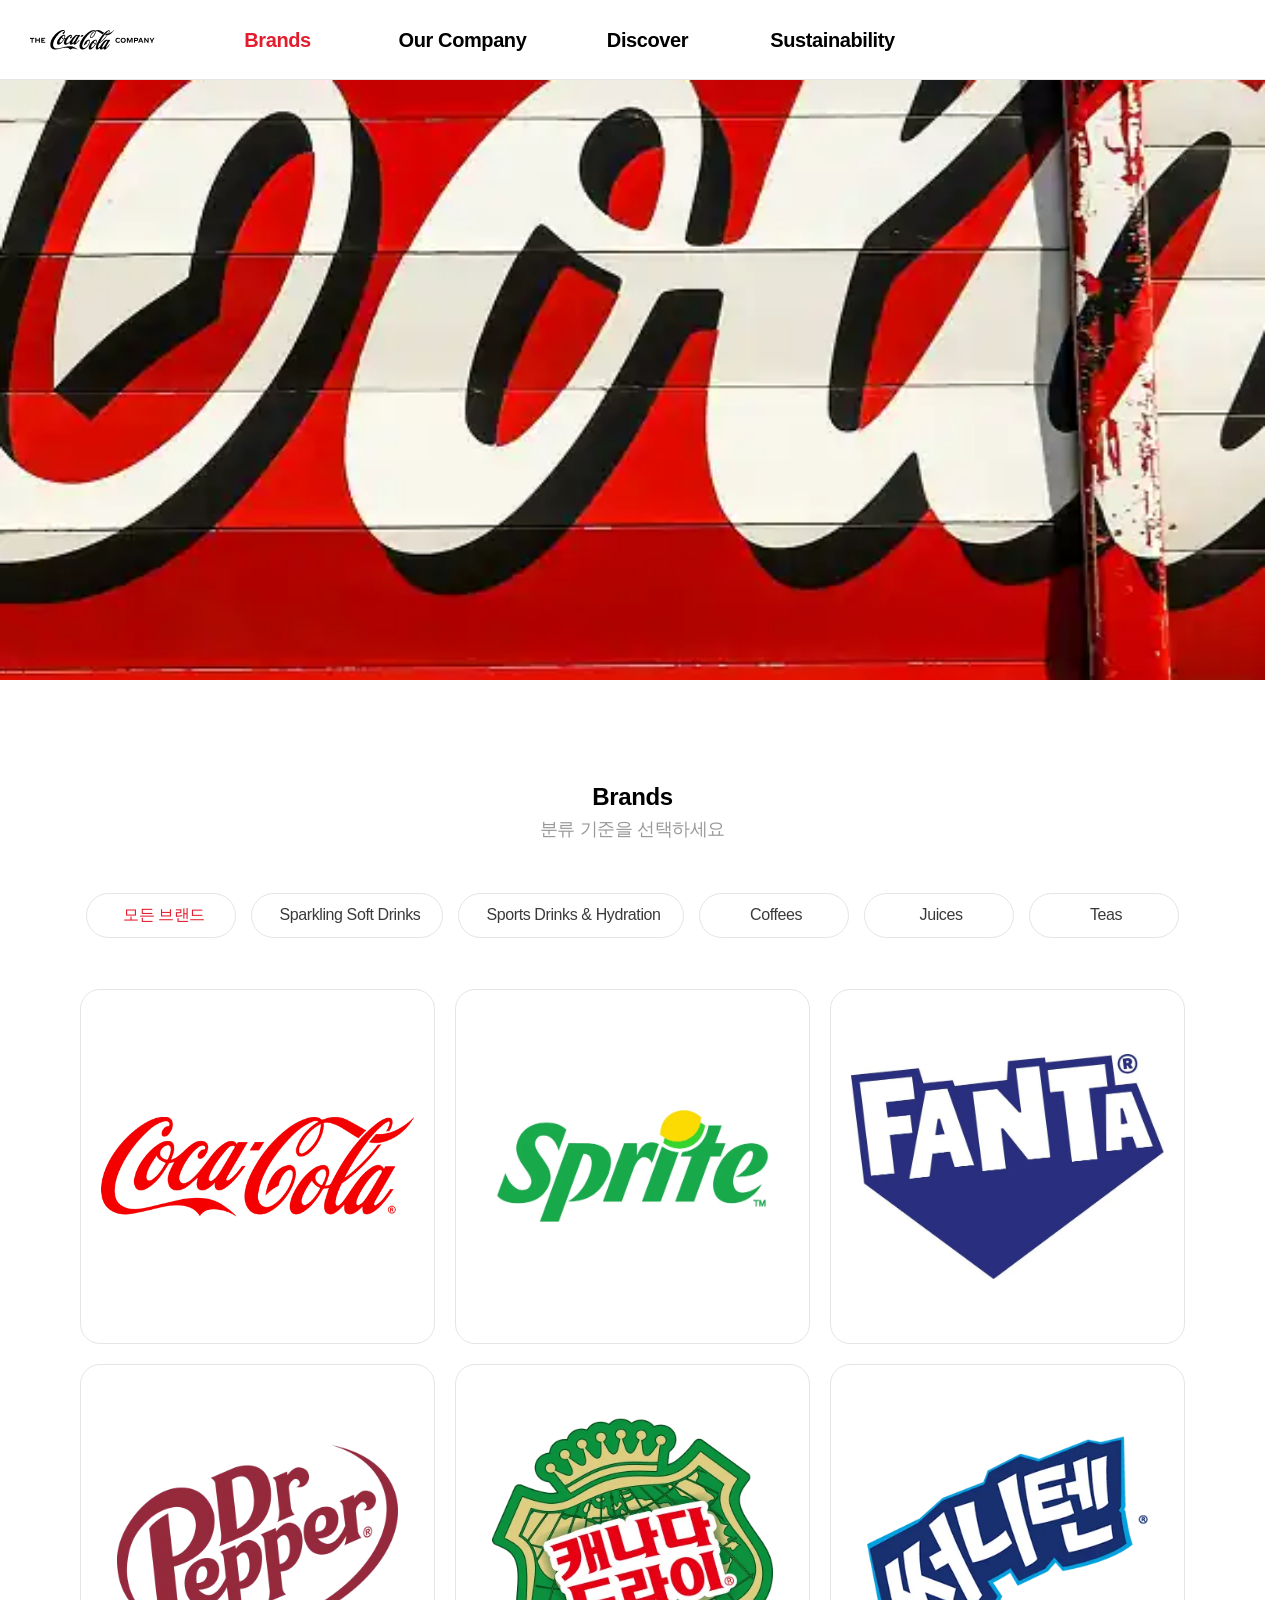
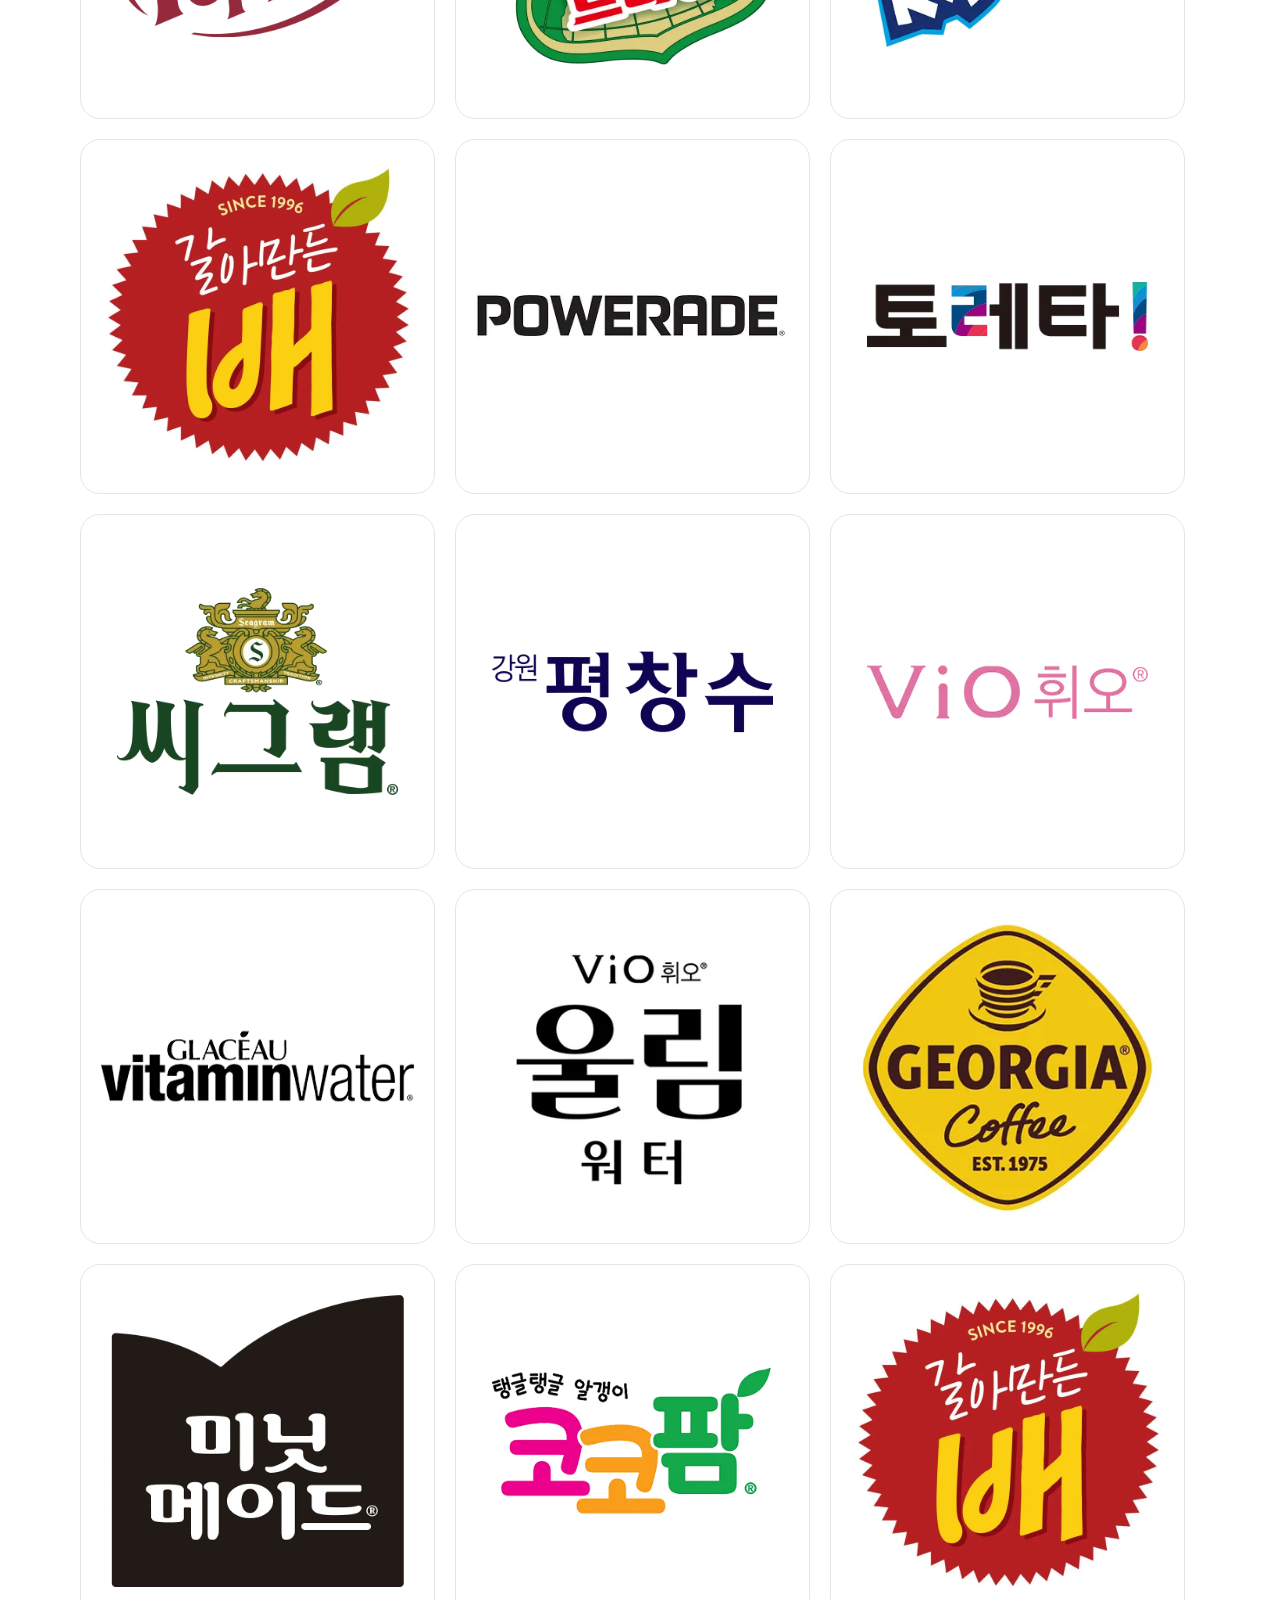
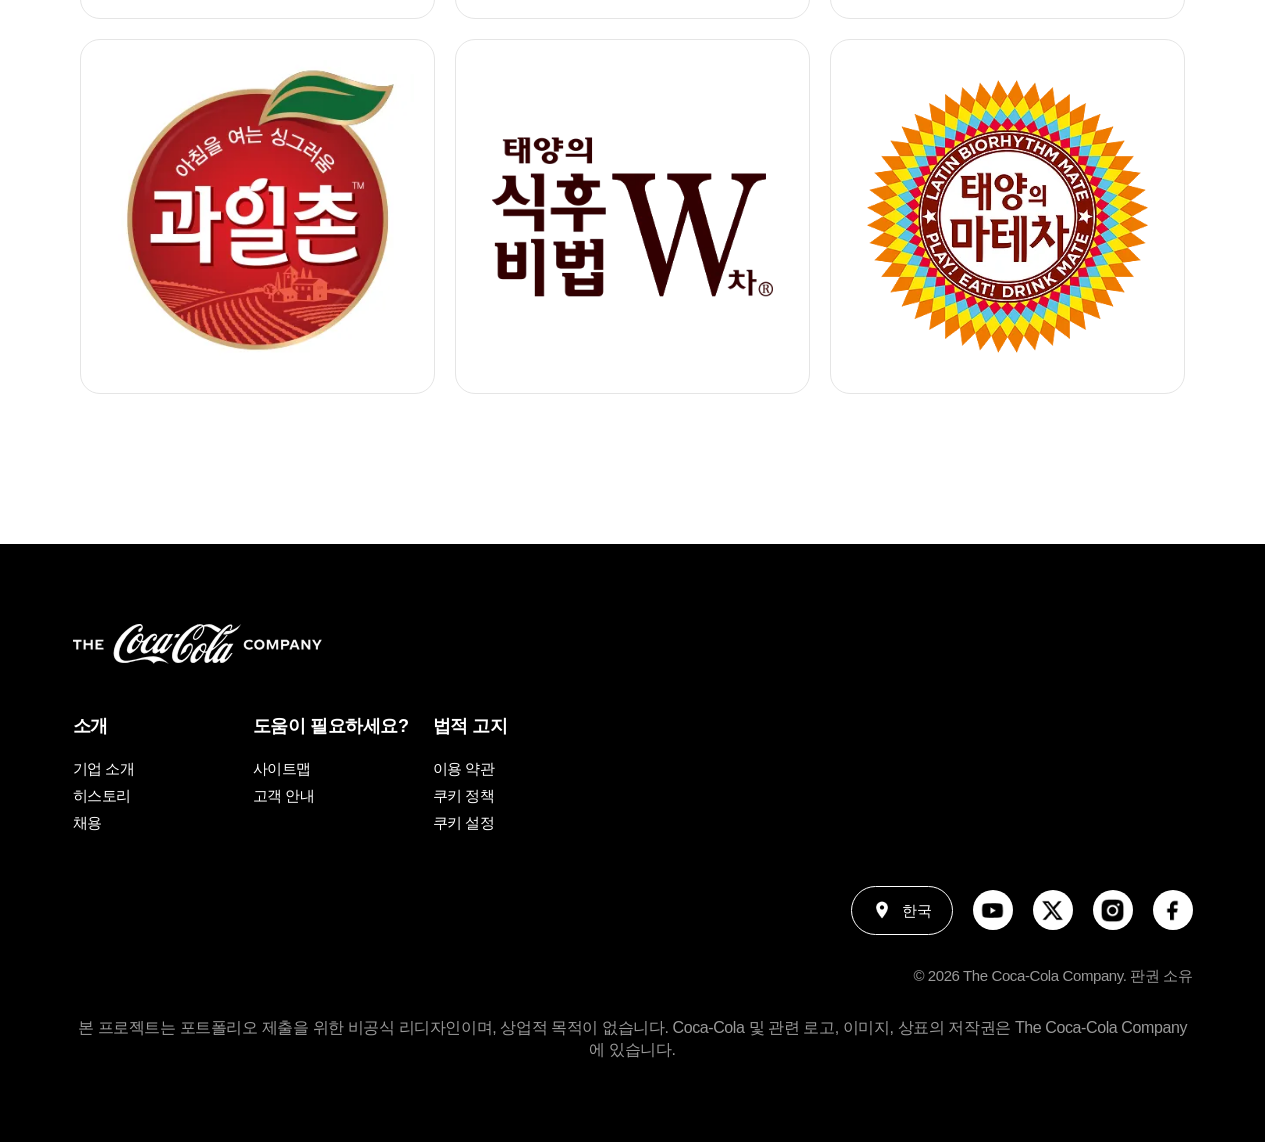
<file: all-brand.html>
<!doctype html>
<html lang="ko">
  <head>
    <meta charset="UTF-8" />
    <meta name="viewport" content="width=device-width, initial-scale=1.0" />
    <meta name="description" content="제품 소개 | Coca-Cola 리디자인 (비공식 포트폴리오)">
    <title>
      제품 소개 | Coca-Cola 리디자인 (비공식 포트폴리오)
    </title>
    <link rel="stylesheet" href="./css/main.css">
    <script type="module" src="./js/main.js" defer></script>
  </head>
  <body>
    <div id="container">
      <header>
        <!-- logo -->
        <div class="logo-img">
          <a href="./index.html">
            <img src="./images/common/main-logo.png" alt="코카-콜라 홈으로 이동" width="125" height="20" />
          </a>
        </div>
        <!-- nav -->
        <nav>
          <!-- 개별 메뉴 -->
          <ul class="main-menu">
            <li class="on">
              <a href="./all-brand.html">
                <span>
                  Brands
                </span>
              </a>
            </li>
            <li>
              <a href="./company.html">
                <span>
                  Our Company
                </span>
              </a>
            </li>
            <li>
              <a href="./discover.html"> 
                <span>
                  Discover
                </span>
              </a>
            </li>
            <li>
              <a href="./sustainability.html">
                <span>
                  Sustainability
                </span>
              </a>
            </li>
          </ul>
        </nav>
        <!-- trigger(mobile) -->
        <div class="trigger" role="button" tabindex="0" aria-label="모바일 메뉴 열기">
          <span></span>
          <span></span>
          <span></span>
        </div>
        <!-- 전체 메뉴 -->
        <div class="all-menu">
          <div class="exit-btn">
          </div>
          <div class="all-menu-content">
            <ul class="first-menu">
              <li>
                <a href="./all-brand.html">
                  Brands
                </a>
              </li>
              <li class="menu-more">
                <a href="#none">
                  Our Company
                </a>
                <ul class="second-menu">
                  <li>
                    <a href="./company.html" aria-haspopup="true">
                      Coca-cola Company
                    </a>
                  </li>
                  <li>
                    <a href="#none">
                      Since 1886
                    </a>
                  </li>
                </ul>
              </li>
              <li class="menu-more">
                <a href="#none" aria-haspopup="true">
                  Discover
                </a>
                <ul class="second-menu">
                  <li>
                    <a href="./discover.html">
                      Brand Story
                    </a>
                  </li>
                  <li>
                    <a href="#none">
                      Coke & Meal
                    </a>
                  </li>
                  <li>
                    <a href="#none">
                      Originals
                    </a>
                  </li>
                  <li>
                    <a href="#none">
                      Opener
                    </a>
                  </li>
                  <li>
                    <a href="#none">
                      Creations
                    </a>
                  </li>
                  <li>
                    <a href="#none">
                      CokePLAY App
                    </a>
                  </li>
                </ul>
              </li>
              <li>
                <a href="./sustainability.html" aria-haspopup="true">
                  Sustainability
                </a>
              </li>
            </ul>
          </div>
        </div>
      </header>
      <main>
        <!-- sr -->
        <h1 class="sr-only">
          코카-콜라 브랜드 제품 소개 페이지
        </h1>
        <picture>
          <source media="(min-width: 768px)" srcset="./images/sub/all-brand/pc__visual-brand.webp" />
          <img src="./images/sub/all-brand/m__visual-brand.webp" alt="" fetchpriority="high" width="375" height="550" />
        </picture>
      </main>
      <!-- === section 1 === -->
      <section class="brandAll">
        <h2 class="sr-only">
          코카-콜라 브랜드 제품 소개
        </h2>
        <div class="brandAll-title">
          <h3>
            Brands
          </h3>
          <p>
            분류 기준을 선택하세요
          </p>
        </div>
        <ul class="brand-tab-menu" role="tablist">
          <li class="active arrow-tab" data-alt="brand-tab1" role="presentation">
            <a href="#none" role="tab" aria-selected="true" aria-controls="brand-tab1" id="tab1">
              <span>
                모든 브랜드
              </span>
            </a>
          </li>
          <li data-alt="brand-tab2" role="presentation">
            <a href="#none" role="tab" aria-selected="false" aria-controls="brand-tab2" id="tab2">
              <span>
                Sparkling Soft Drinks
              </span>
            </a>
          </li>
          <li data-alt="brand-tab3" role="presentation">
            <a href="#none" role="tab" aria-selected="false" aria-controls="brand-tab3" id="tab3">
              <span>
                Sports Drinks & Hydration
              </span>
            </a>
          </li>
          <li data-alt="brand-tab4" role="presentation">
            <a href="#none" role="tab" aria-selected="false" aria-controls="brand-tab4" id="tab4">
              <span>
                Coffees
              </span>
            </a>
          </li>
          <li data-alt="brand-tab5" role="presentation">
            <a href="#none" role="tab" aria-selected="false" aria-controls="brand-tab5" id="tab5">
              <span>
                Juices
              </span>
            </a>
          </li>
          <li data-alt="brand-tab6" role="presentation">
            <a href="#none" role="tab" aria-selected="false" aria-controls="brand-tab6" id="tab6">
              <span>
                Teas
              </span>
            </a>
          </li>
        </ul>
        <div class="brand-item">
          <!-- tab 1  -->
          <div class="brand-tab active" role="tabpanel" id="brand-tab1" aria-labelledby="tab1">
          </div>
          <!-- tab 2 -->
          <div class="brand-tab" role="tabpanel" id="brand-tab2" aria-labelledby="tab2">
            <div class="item">
                <a href="#none">
                <img src="./images/sub/all-brand/brand_coca-cola.webp" alt="코카-콜라 브랜드 소개 바로가기" width="500" height="180">
              </a>
            </div>
            <div class="item">
                <a href="#none">
                <img src="./images/sub/all-brand/brand_sprite.webp" alt="스프라이트 브랜드 소개 바로가기" width="750" height="269">
              </a>
            </div>
            <div class="item">
                <a href="#none">
                <img src="./images/sub/all-brand/brand_fanta.webp" alt="환타 브랜드 소개 바로가기" width="748" height="537">
              </a>
            </div>
            <div class="item">
                <a href="#none">
                <img src="./images/sub/all-brand/brand_dr-pepper.webp" alt="닥터 페퍼 브랜드 소개 바로가기" width="360" height="400">
              </a>
            </div>
            <div class="item">
                <a href="#none">
                <img src="./images/sub/all-brand/brand_canada-dry.webp" alt="캐나다 드라이 브랜드 소개 바로가기" width="360" height="400">
              </a>
            </div>
            <div class="item">
                <a href="#none">
                <img src="./images/sub/all-brand/brand_sunny10.webp" alt="써니텐 브랜드 소개 바로가기" width="360" height="400">
              </a>
            </div>
            <div class="item">
                <a href="#none">
                <img src="./images/sub/all-brand/brand_crushed-pear.webp" alt="갈아만든 배 브랜드 소개 바로가기" width="800" height="800">
              </a>
            </div>
          </div>
          <!-- tab 3 -->
          <div class="brand-tab" role="tabpanel" id="brand-tab3" aria-labelledby="tab3">
            <div class="item">
              <a href="#none">
                <img src="./images/sub/all-brand/brand_powerade.webp" alt="파워에이드 브랜드 소개 바로가기" width="360" height="108">
              </a>
            </div>
            <div class="item">
              <a href="#none">
                <img src="./images/sub/all-brand/brand_toreta.webp" alt="토레타 브랜드 소개 바로가기" width="360" height="400">
              </a>
            </div>
            <div class="item">
              <a href="#none">
                <img src="./images/sub/all-brand/brand_seagram.webp" alt="씨그램 브랜드 소개 바로가기" width="360" height="400">
              </a>
            </div>
            <div class="item">
              <a href="#none">
                <img src="./images/sub/all-brand/brand_pyungchangsoo.webp" alt="평창수 브랜드 소개 바로가기" width="360" height="400">
              </a>
            </div>
            <div class="item">
              <a href="#none">
                <img src="./images/sub/all-brand/brand_vio.webp" alt="휘오 브랜드 소개 바로가기" width="360" height="400">
              </a>
            </div>
            <div class="item">
              <a href="#none">
                <img src="./images/sub/all-brand/brand_vitaminwater.webp" alt="글라소 비타민 워터 브랜드 소개 바로가기" width="360" height="101">
              </a>
            </div>
            <div class="item">
              <a href="#none">
                <img src="./images/sub/all-brand/brand_ulim-water.webp" alt="휘오 울림 워터 브랜드 소개 바로가기" width="360" height="360">
              </a>
            </div>
          </div>
          <!-- tab 4 -->
          <div class="brand-tab" role="tabpanel" id="brand-tab4" aria-labelledby="tab4">
            <div class="item">
              <a href="#none">
                <img src="./images/sub/all-brand/brand_georgia.webp" alt="조지아 커피 브랜드 소개 바로가기" width="360" height="360">
              </a>
            </div>
          </div>
          <!-- tab 5 -->
          <div class="brand-tab" role="tabpanel" id="brand-tab5" aria-labelledby="tab5">
            <div class="item">
               <a href="#none">
                <img src="./images/sub/all-brand/brand_minute-maid.webp" alt="미닛메이드 브랜드 소개 바로가기" width="800" height="800">
              </a>
            </div>
            <div class="item">
               <a href="#none">
                <img src="./images/sub/all-brand/brand_cocopalm.webp" alt="코코팜 브랜드 소개 바로가기" width="360" height="400">
              </a>
            </div>
            <div class="item">
               <a href="#none">
                <img src="./images/sub/all-brand/brand_crushed-pear.webp" alt="갈아만든 배 브랜드 소개 바로가기" width="800" height="800">
              </a>
            </div>
            <div class="item">
               <a href="#none">
                <img src="./images/sub/all-brand/brand_fruitvillage.webp" alt="과일촌 브랜드 소개 바로가기" width="360" height="360">
              </a>
            </div>
          </div>
          <!-- div 6 -->
          <div class="brand-tab" role="tabpanel" id="brand-tab6" aria-labelledby="tab6">
            <div class="item">
               <a href="#none">
                <img src="./images/sub/all-brand/brand_w-tea.webp" alt="태양의 식후 비법 W차 브랜드 소개 바로가기" width="360" height="400">
              </a>
            </div>
            <div class="item">
               <a href="#none">
                <img src="./images/sub/all-brand/brand_sun-mate.webp" alt="태양의 마테차 브랜드 소개 바로가기" width="360" height="400">
              </a>
            </div>
        </div>
      </section>

      <!-- top 버튼 -->
      <div class="top-btn" role="button" tabindex="0" aria-label="페이지 최상단으로 이동">
        <img src="./images/common/top-btn-image.png" alt="" width="24" height="24" aria-hidden="true" />
      </div>
      <!-- footer -->
      <footer>
        <div class="footer-wrapper">
          <div class="footer-logo">
            <img src="./images/common/footer-logo.png" width="249" height="40" alt="코카-콜라 푸터 로고" />
          </div>
          <div class="footer-content">
            <!-- == 1 == -->
            <ul>
              <!-- 1 -->
              <li class="footer-menu">
                <a href="#none">
                  소개
                </a>
              </li>
              <!-- 2 -->
              <li>
                <a href="#none">
                  기업 소개
                </a>
              </li>
              <!-- 3 -->
              <li>
                <a href="#none">
                  히스토리
                </a>
              </li>
              <!-- 4 -->
              <li>
                <a href="#none">
                  채용
                </a>
              </li>
            </ul>
            <!-- == 2 == -->
            <ul>
              <!-- 1 -->
              <li class="footer-menu">
                <a href="#none">
                  도움이 필요하세요?
                </a>
              </li>
              <!-- 2 -->
              <li>
                <a href="#none">
                  사이트맵
                </a>
              </li>
              <!-- 3 -->
              <li>
                <a href="#none">
                  고객 안내
                </a>
              </li>
            </ul>
            <!-- == 3 == -->
            <ul>
              <!-- 1 -->
              <li class="footer-menu">
                <a href="#none">
                  법적 고지
                </a>
              </li>
              <!-- 2 -->
              <li>
                <a href="#none">
                  이용 약관
                </a>
              </li>
              <!-- 3 -->
              <li>
                <a href="#none">
                  쿠키 정책
                </a>
              </li>
              <!-- 4 -->
              <li>
                <a href="#none">
                  쿠키 설정
                </a>
              </li>
            </ul>
            <!-- icon -->
            <ul class="footer-icon">
              <li class="footer-location">
                <a href="#none">
                  <img
                    src="./images/common/footer-icon-location.webp" width="30" height="30" alt="" aria-hidden="true" />
                  <span>
                    한국
                  </span>
                </a>
              </li>
              <li>
                <a href="#none" aria-label="코카-콜라 공식 유튜브 바로가기">
                  <img
                    src="./images/common/footer-icon-youtube.webp" width="30" height="30" alt="" aria-hidden="true" />
                </a>
              </li>
              <li>
                <a href="#none" aria-label="코카-콜라 공식 X(트위터) 바로가기">
                  <img src="./images/common/footer-icon-x.webp" width="30" height="30" alt="" aria-hidden="true" />
                </a>
              </li>
              <li>
                <a href="#none" aria-label="코카-콜라 공식 인스타 바로가기">
                  <img
                    src="./images/common/footer-icon-insta.webp" width="30" height="30" alt="" aria-hidden="true" />
                </a>
              </li>
              <li>
                <a href="#none" aria-label="코카-콜라 공식 페이스북 바로가기">
                  <img
                    src="./images/common/footer-icon-facebook.webp" width="30" height="30" alt="" aria-hidden="true" />
                </a>
              </li>
            </ul>
          </div>
          <div class="footer-copy">
            <span>
              © 2026 The Coca‑Cola Company. 판권 소유
            </span>
             <p class="footer-notice">
              본 프로젝트는 포트폴리오 제출을 위한 비공식 리디자인이며, 상업적
              목적이 없습니다. Coca-Cola 및 관련 로고, 이미지, 상표의 저작권은
              The Coca-Cola Company에 있습니다.
            </p>
          </div>
        </div>
      </footer>
    </div>
  </body>
</html>
</file>
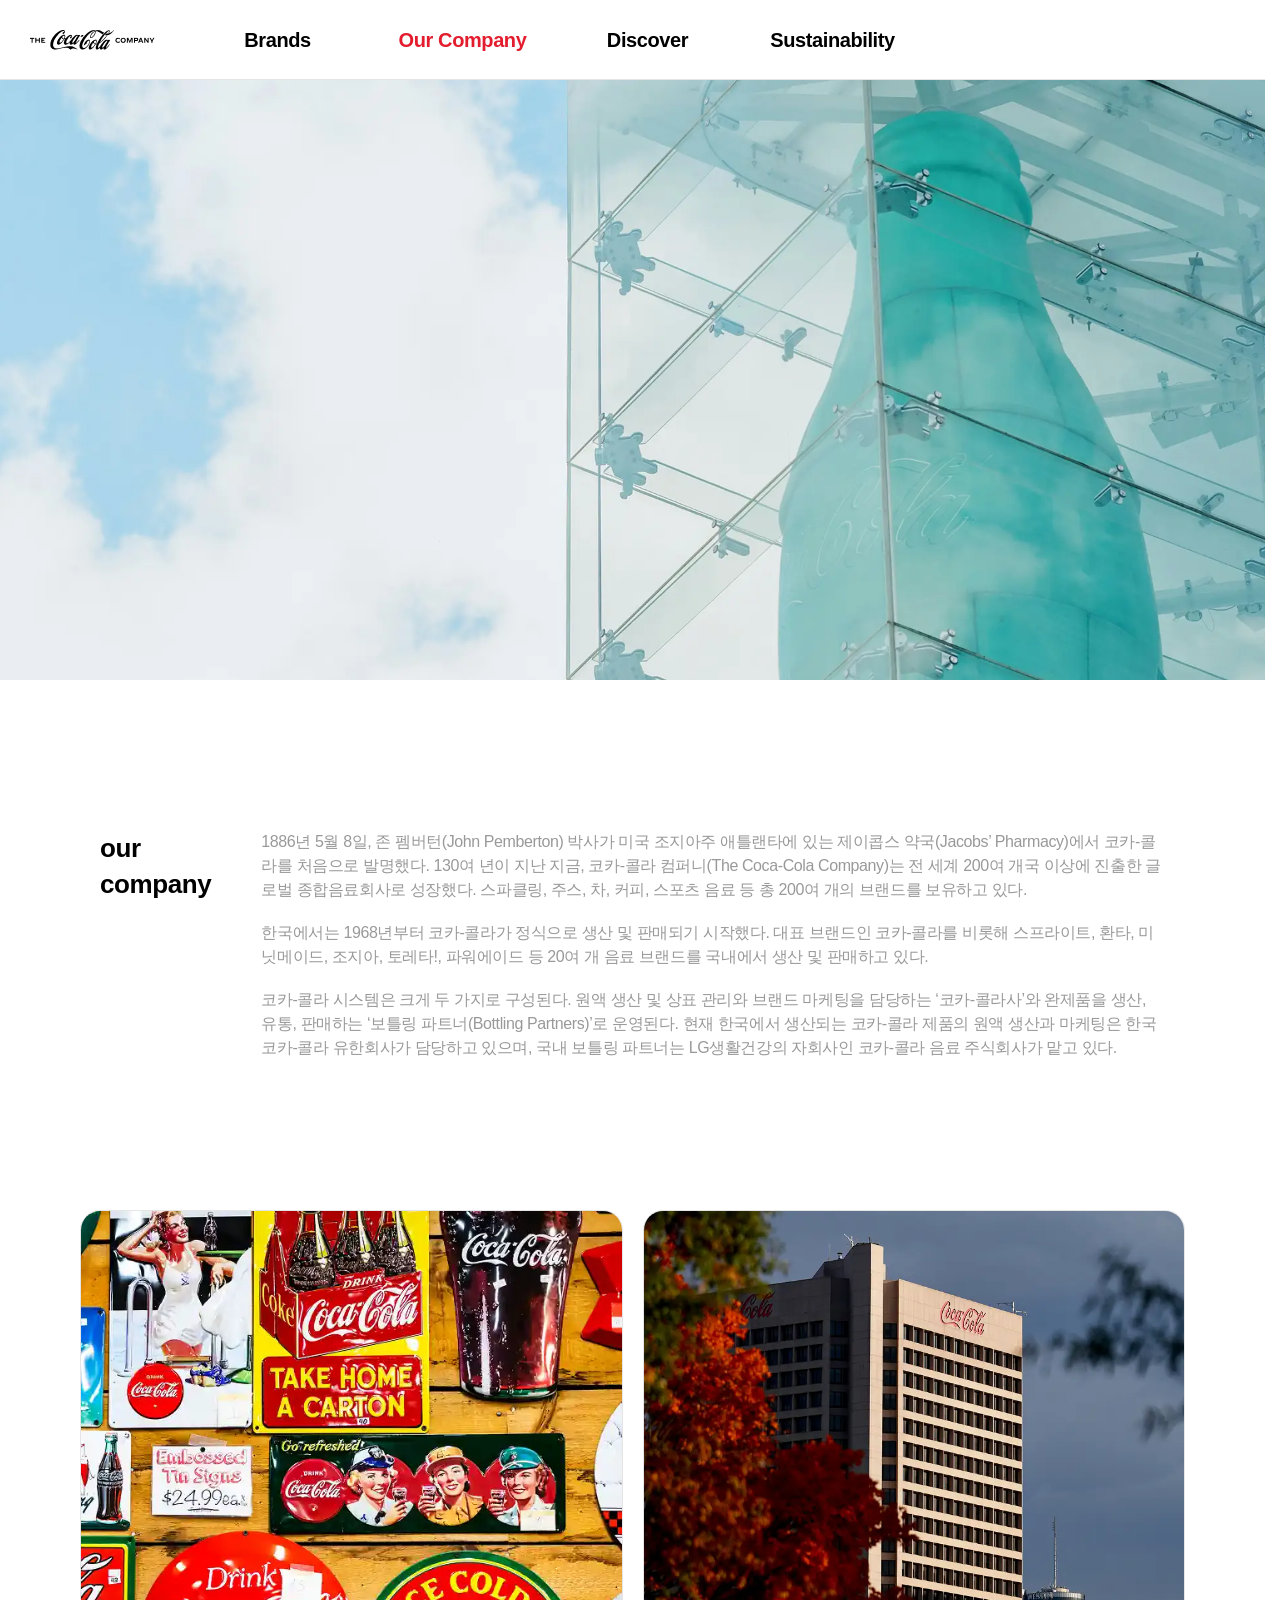
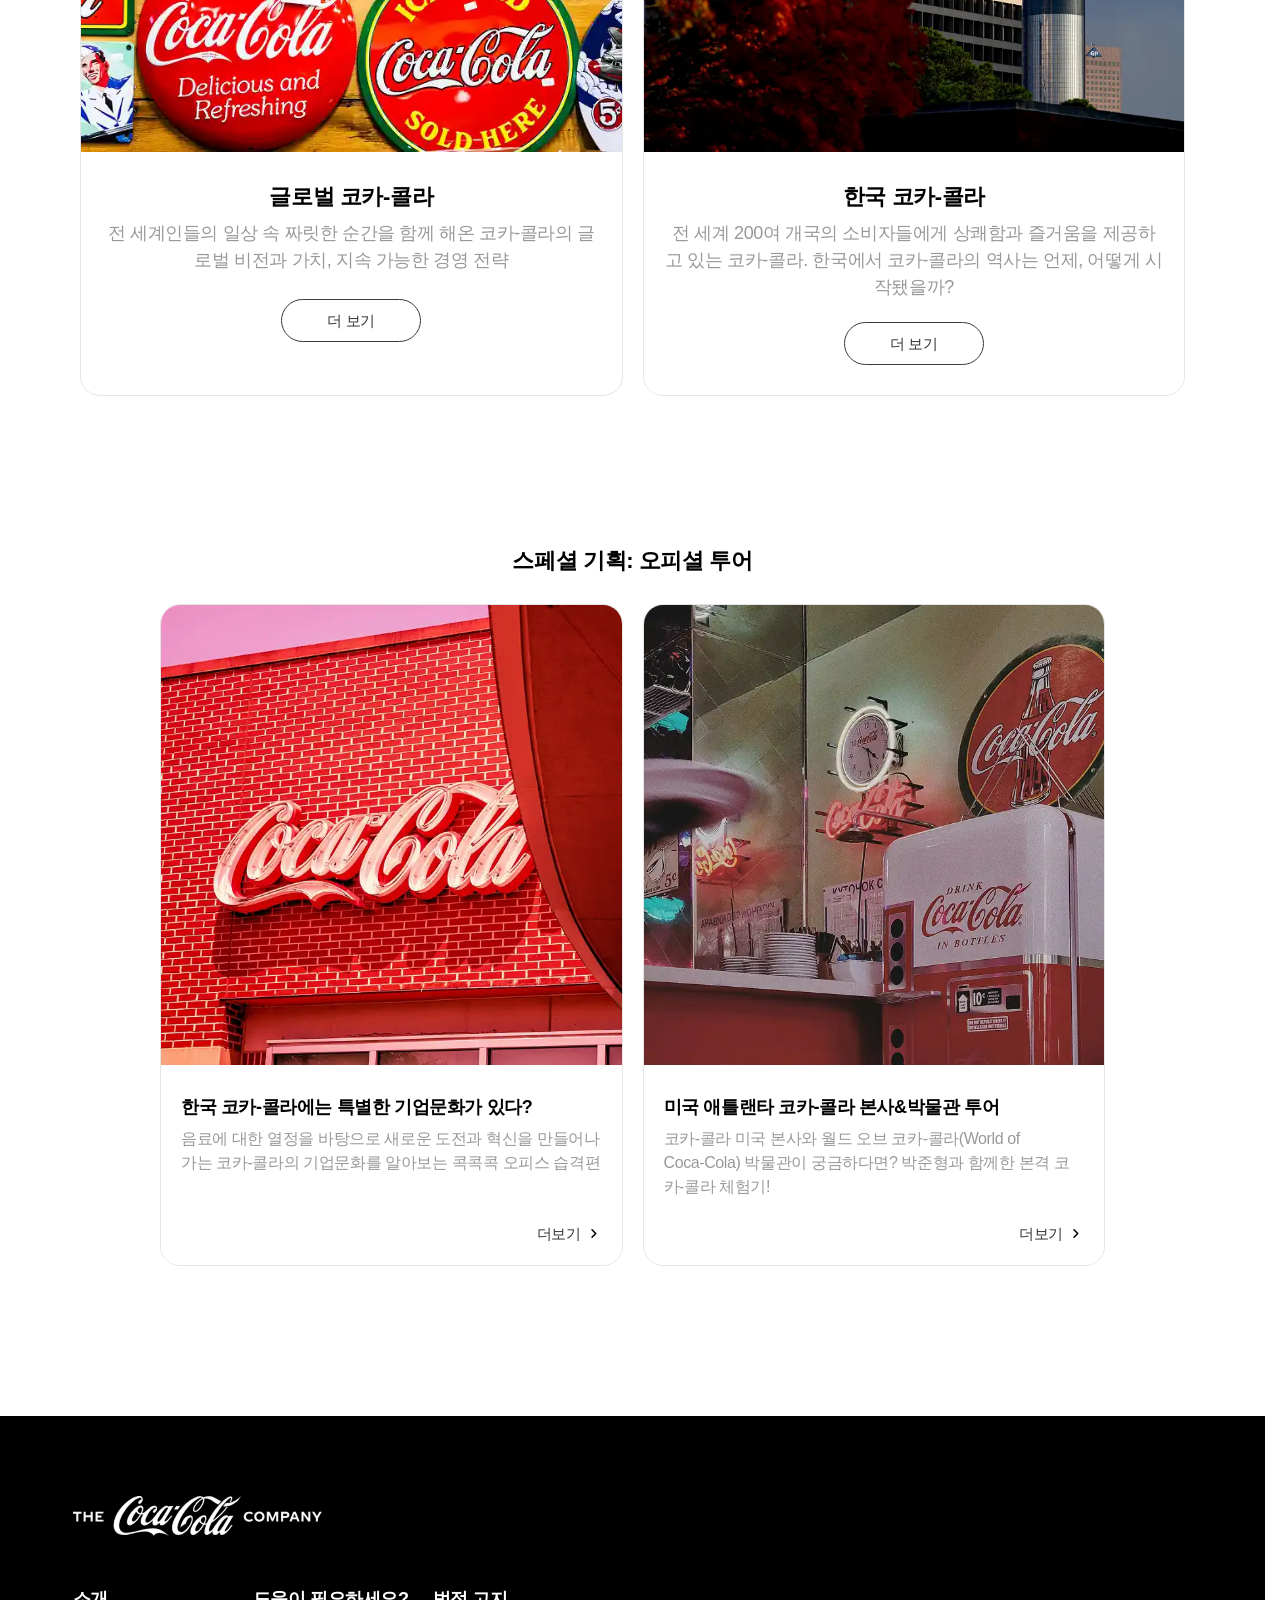
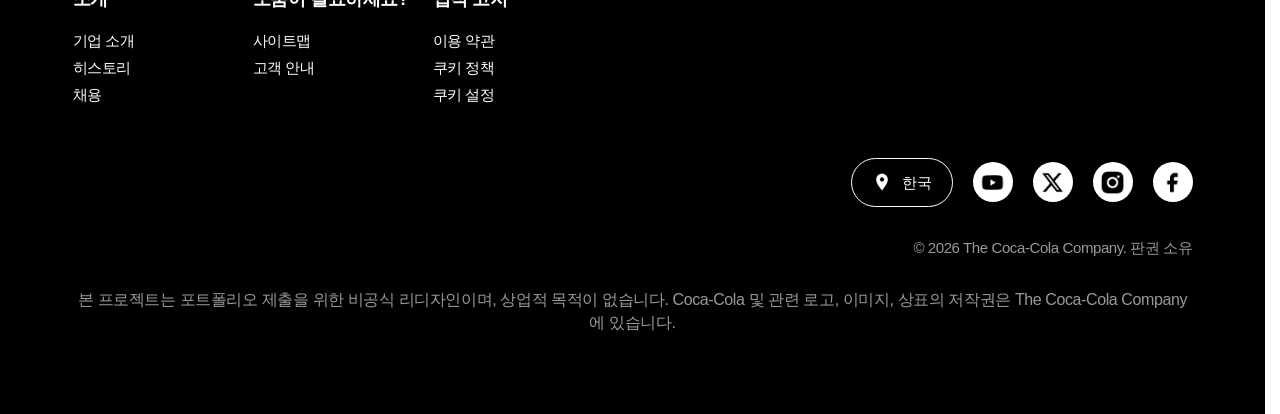
<file: company.html>
<!doctype html>
<html lang="ko">
  <head>
    <meta charset="UTF-8" />
    <meta name="viewport" content="width=device-width, initial-scale=1.0" />
    <title>회사 소개 | Coca-Cola 리디자인 (비공식 포트폴리오)</title>
    <meta
      name="description"
      content="회사 소개 | Coca-Cola 리디자인 (비공식 포트폴리오)"
    />
    <link rel="stylesheet" href="./css/main.css" />
    <script type="module" src="./js/main.js" defer></script>
  </head>
  <body>
    <div id="container">
      <header>
        <!-- logo -->
        <div class="logo-img">
          <a href="./index.html">
            <img
              src="./images/common/main-logo.png"
              width="125"
              height="20"
              alt="코카-콜라 홈으로 이동"
            />
          </a>
        </div>
        <!-- nav -->
        <nav>
          <!-- 개별 메뉴 -->
          <ul class="main-menu">
            <li>
              <a href="./all-brand.html">
                <span> Brands </span>
              </a>
            </li>
            <li class="on">
              <a href="./company.html">
                <span> Our Company </span>
              </a>
            </li>
            <li>
              <a href="./discover.html">
                <span> Discover </span>
              </a>
            </li>
            <li>
              <a href="./sustainability.html">
                <span> Sustainability </span>
              </a>
            </li>
          </ul>
        </nav>
        <!-- trigger(mobile) -->
        <div
          class="trigger"
          role="button"
          tabindex="0"
          aria-label="모바일 메뉴 열기"
        >
          <span></span>
          <span></span>
          <span></span>
        </div>
        <!-- 전체 메뉴 -->
        <div class="all-menu">
          <div class="exit-btn"></div>
          <div class="all-menu-content">
            <ul class="first-menu">
              <li>
                <a href="./all-brand.html"> Brands </a>
              </li>
              <li class="menu-more">
                <a href="#none"> Our Company </a>
                <ul class="second-menu">
                  <li>
                    <a href="./company.html" aria-haspopup="true">
                      Coca-cola Company
                    </a>
                  </li>
                  <li>
                    <a href="#none"> Since 1886 </a>
                  </li>
                </ul>
              </li>
              <li class="menu-more">
                <a href="#none" aria-haspopup="true"> Discover </a>
                <ul class="second-menu">
                  <li>
                    <a href="./discover.html"> Brand Story </a>
                  </li>
                  <li>
                    <a href="#none"> Coke & Meal </a>
                  </li>
                  <li>
                    <a href="#none"> Originals </a>
                  </li>
                  <li>
                    <a href="#none"> Opener </a>
                  </li>
                  <li>
                    <a href="#none"> Creations </a>
                  </li>
                  <li>
                    <a href="#none"> CokePLAY App </a>
                  </li>
                </ul>
              </li>
              <li>
                <a href="./sustainability.html" aria-haspopup="true">
                  Sustainability
                </a>
              </li>
            </ul>
          </div>
        </div>
      </header>
      <main>
        <!-- sr -->
        <h1 class="sr-only">코카-콜라 회사 소개 페이지</h1>
        <picture>
          <source
            media="(min-width: 768px)"
            srcset="./images/sub/company/pc__visual-company.webp"
          />
          <img
            src="./images/sub/company/m__visual-company.webp"
            width="375"
            height="550"
            alt=""
            fetchpriority="high"
          />
        </picture>
      </main>
      <!-- 1 -->
      <section class="company">
        <h2 class="sr-only">코카-콜라 회사 소개</h2>
        <div class="company-title">
          <h2>our company</h2>
          <p>
            1886년 5월 8일, 존 펨버턴(John Pemberton) 박사가 미국 조지아주
            애틀랜타에 있는 제이콥스 약국(Jacobs’ Pharmacy)에서 코카-콜라를
            처음으로 발명했다. 130여 년이 지난 지금, 코카-콜라 컴퍼니(The
            Coca‑Cola Company)는 전 세계 200여 개국 이상에 진출한 글로벌
            종합음료회사로 성장했다. 스파클링, 주스, 차, 커피, 스포츠 음료 등 총
            200여 개의 브랜드를 보유하고 있다.
            <span class="br">
              한국에서는 1968년부터 코카-콜라가 정식으로 생산 및 판매되기
              시작했다. 대표 브랜드인 코카-콜라를 비롯해 스프라이트, 환타,
              미닛메이드, 조지아, 토레타!, 파워에이드 등 20여 개 음료 브랜드를
              국내에서 생산 및 판매하고 있다.
            </span>
            <span class="br">
              코카-콜라 시스템은 크게 두 가지로 구성된다. 원액 생산 및 상표
              관리와 브랜드 마케팅을 담당하는 ‘코카-콜라사’와 완제품을 생산,
              유통, 판매하는 ‘보틀링 파트너(Bottling Partners)’로 운영된다. 현재
              한국에서 생산되는 코카-콜라 제품의 원액 생산과 마케팅은 한국
              코카-콜라 유한회사가 담당하고 있으며, 국내 보틀링 파트너는
              LG생활건강의 자회사인 코카-콜라 음료 주식회사가 맡고 있다.
            </span>
          </p>
        </div>
      </section>

      <!-- 2 -->
      <section class="company-card">
        <h2 class="sr-only">코카-콜라 한국&글로벌 지사 소개</h2>
        <div class="company-card-inner">
          <!-- 1 -->
          <div class="card-item__sub">
            <div class="card-image__sub">
              <img
                src="./images/sub/company/card_global-company.webp"
                width="333"
                height="333"
                alt="코카-콜라 뱃지들이 나란히 배치된 모습"
              />
            </div>
            <div class="card-text__sub">
              <h3>글로벌 코카-콜라</h3>
              <p>
                전 세계인들의 일상 속 짜릿한 순간을 함께 해온 코카-콜라의 글로벌
                비전과 가치, 지속 가능한 경영 전략
              </p>
              <a class="more-btn" href="#none">
                <span> 더 보기 </span>
              </a>
            </div>
          </div>
          <!-- 2 -->
          <div class="card-item__sub">
            <div class="card-image__sub">
              <img
                src="./images/sub/company/card_korea-company.webp"
                width="333"
                height="333"
                alt="코카-콜라 건물의 간판"
              />
            </div>
            <div class="card-text__sub">
              <h3>한국 코카-콜라</h3>
              <p>
                전 세계 200여 개국의 소비자들에게 상쾌함과 즐거움을 제공하고
                있는 코카-콜라. 한국에서 코카-콜라의 역사는 언제, 어떻게
                시작됐을까?
              </p>
              <a class="more-btn" href="#none">
                <span> 더 보기 </span>
              </a>
            </div>
          </div>
        </div>
      </section>

      <!-- 3 -->
      <section class="special">
        <h2 class="sr-only">코카-콜라 스페셜 기획</h2>
        <div class="special-title">
          <h3>스페셜 기획: 오피셜 투어</h3>
        </div>
        <div class="special-inner">
          <!-- 1 -->
          <div class="card-item__sub">
            <div class="card-image__sub">
              <img
                src="./images/sub/company/card_office.webp"
                width="333"
                height="333"
                alt="간판이 달린 코카-콜라 건물"
              />
            </div>
            <div class="card-text__sub">
              <h3>한국 코카-콜라에는 특별한 기업문화가 있다?</h3>
              <p>
                음료에 대한 열정을 바탕으로 새로운 도전과 혁신을 만들어나가는
                코카-콜라의 기업문화를 알아보는 콕콕콕 오피스 습격편
              </p>
              <a class="more-btn" href="#none">
                <span> 더보기 </span>
                <svg xmlns="http://www.w3.org/2000/svg" viewBox="0 0 640 640">
                  <!--!Font Awesome Free v7.1.0 by @fontawesome - https://fontawesome.com License - https://fontawesome.com/license/free Copyright 2026 Fonticons, Inc.-->
                  <path
                    d="M439.1 297.4C451.6 309.9 451.6 330.2 439.1 342.7L279.1 502.7C266.6 515.2 246.3 515.2 233.8 502.7C221.3 490.2 221.3 469.9 233.8 457.4L371.2 320L233.9 182.6C221.4 170.1 221.4 149.8 233.9 137.3C246.4 124.8 266.7 124.8 279.2 137.3L439.2 297.3z"
                  />
                </svg>
              </a>
            </div>
          </div>
          <!-- 2 -->
          <div class="card-item__sub">
            <div class="card-image__sub">
              <img
                src="./images/sub/company/card_tour.webp"
                width="333"
                height="333"
                alt="코카-콜라 뱃지와 냉장고가 있는 한 건물 안"
              />
            </div>
            <div class="card-text__sub">
              <h3>미국 애틀랜타 코카-콜라 본사&박물관 투어</h3>
              <p>
                코카-콜라 미국 본사와 월드 오브 코카-콜라(World of Coca‑Cola)
                박물관이 궁금하다면? 박준형과 함께한 본격 코카-콜라 체험기!
              </p>
              <a class="more-btn" href="#none">
                <span> 더보기 </span>
                <svg xmlns="http://www.w3.org/2000/svg" viewBox="0 0 640 640">
                  <!--!Font Awesome Free v7.1.0 by @fontawesome - https://fontawesome.com License - https://fontawesome.com/license/free Copyright 2026 Fonticons, Inc.-->
                  <path
                    d="M439.1 297.4C451.6 309.9 451.6 330.2 439.1 342.7L279.1 502.7C266.6 515.2 246.3 515.2 233.8 502.7C221.3 490.2 221.3 469.9 233.8 457.4L371.2 320L233.9 182.6C221.4 170.1 221.4 149.8 233.9 137.3C246.4 124.8 266.7 124.8 279.2 137.3L439.2 297.3z"
                  />
                </svg>
              </a>
            </div>
          </div>
        </div>
      </section>

      <!-- top 버튼 -->
      <div class="top-btn">
        <img
          src="./images/common/top-btn-image.png"
          width="24"
          height="24"
          alt="top-btn-image"
        />
      </div>
      <!-- footer -->
      <footer>
        <div class="footer-wrapper">
          <div class="footer-logo">
            <img
              src="./images/common/footer-logo.png"
              width="249"
              height="40"
              alt="코카-콜라 푸터 로고"
            />
          </div>
          <div class="footer-content">
            <!-- == 1 == -->
            <ul>
              <!-- 1 -->
              <li class="footer-menu">
                <a href="#none"> 소개 </a>
              </li>
              <!-- 2 -->
              <li>
                <a href="#none"> 기업 소개 </a>
              </li>
              <!-- 3 -->
              <li>
                <a href="#none"> 히스토리 </a>
              </li>
              <!-- 4 -->
              <li>
                <a href="#none"> 채용 </a>
              </li>
            </ul>
            <!-- == 2 == -->
            <ul>
              <!-- 1 -->
              <li class="footer-menu">
                <a href="#none"> 도움이 필요하세요? </a>
              </li>
              <!-- 2 -->
              <li>
                <a href="#none"> 사이트맵 </a>
              </li>
              <!-- 3 -->
              <li>
                <a href="#none"> 고객 안내 </a>
              </li>
            </ul>
            <!-- == 3 == -->
            <ul>
              <!-- 1 -->
              <li class="footer-menu">
                <a href="#none"> 법적 고지 </a>
              </li>
              <!-- 2 -->
              <li>
                <a href="#none"> 이용 약관 </a>
              </li>
              <!-- 3 -->
              <li>
                <a href="#none"> 쿠키 정책 </a>
              </li>
              <!-- 4 -->
              <li>
                <a href="#none"> 쿠키 설정 </a>
              </li>
            </ul>
            <!-- icon -->
            <ul class="footer-icon">
              <li class="footer-location">
                <a href="#none">
                  <img
                    src="./images/common/footer-icon-location.webp"
                    width="30"
                    height="30"
                    alt=""
                    aria-hidden="true"
                  />
                  <span> 한국 </span>
                </a>
              </li>
              <li>
                <a href="#none" aria-label="코카-콜라 공식 유튜브 바로가기">
                  <img
                    src="./images/common/footer-icon-youtube.webp"
                    width="30"
                    height="30"
                    alt=""
                    aria-hidden="true"
                  />
                </a>
              </li>
              <li>
                <a href="#none" aria-label="코카-콜라 공식 X(트위터) 바로가기">
                  <img
                    src="./images/common/footer-icon-x.webp"
                    width="30"
                    height="30"
                    alt=""
                    aria-hidden="true"
                  />
                </a>
              </li>
              <li>
                <a href="#none" aria-label="코카-콜라 공식 인스타 바로가기">
                  <img
                    src="./images/common/footer-icon-insta.webp"
                    width="30"
                    height="30"
                    alt=""
                    aria-hidden="true"
                  />
                </a>
              </li>
              <li>
                <a href="#none" aria-label="코카-콜라 공식 페이스북 바로가기">
                  <img
                    src="./images/common/footer-icon-facebook.webp"
                    width="30"
                    height="30"
                    alt=""
                    aria-hidden="true"
                  />
                </a>
              </li>
            </ul>
          </div>
          <div class="footer-copy">
            <span> © 2026 The Coca‑Cola Company. 판권 소유 </span>
            <p class="footer-notice">
              본 프로젝트는 포트폴리오 제출을 위한 비공식 리디자인이며, 상업적
              목적이 없습니다. Coca-Cola 및 관련 로고, 이미지, 상표의 저작권은
              The Coca-Cola Company에 있습니다.
            </p>
          </div>
        </div>
      </footer>
    </div>
  </body>
</html>
</file>
<file: css/main.css>
@charset "UTF-8";
/* reset */
* {
  margin: 0;
  padding: 0;
  box-sizing: border-box;
}

/* font */
body {
  font-family: "Pretendard Variable", Pretendard, -apple-system, sans-serif;
}

:root {
  --bg-color__white: #ffffff;
  --bg-color__sub: #f5f5f5;
  --font-color__gray: #999999;
  --font-color__white: #ffffff;
  --font-color__black: #000000;
  --border-color__white: #e5e5e5;
  --border-color__gray: #3a3a3a;
  --active-color__red: #e31d2e;
}

html {
  scrollbar-gutter: stable;
  scroll-behavior: smooth;
  font-size: 70%;
}

body {
  font-size: 1.6rem;
  line-height: 1.4;
  letter-spacing: -0.025em;
}

ul,
li {
  margin: 0;
  padding: 0;
  list-style: none;
}

p {
  margin: 0;
  padding: 0;
}

a {
  text-decoration: none;
}

.sr-only {
  position: absolute;
  overflow: hidden;
  width: 1px;
  height: 1px;
  padding: 0;
  margin: -1px;
  border: 0;
  clip: rect(0, 0, 0, 0);
}

.br {
  display: block;
}

/* tablet */
@media (min-width: 768px) and (max-width: 1023px) {
  html {
    font-size: 65%;
  }
}
/* pc */
@media (min-width: 1024px) {
  html {
    font-size: 62.5%;
  }
}
/* 모바일 기본 스타일 */
#container {
  width: 100%;
  overflow-x: clip;
  background-color: var(--bg-color__white);
}

section {
  width: 100%;
  min-width: 375px;
  max-width: 767px;
  margin: 0 auto;
  padding: 0 20px;
  margin-top: 100px;
}
@media (min-width: 768px) and (max-width: 1023px) {
  section {
    padding: 0 40px;
    max-width: 1023px;
  }
}
@media (min-width: 1024px) {
  section {
    padding: 0 80px;
    max-width: 1280px;
  }
}
section > div {
  margin: 0 auto;
}

main {
  width: 100%;
  height: 600px;
}
main img {
  width: 100%;
  height: 100%;
  object-fit: cover;
}

/* ----------- top btn ---------- */
.top-btn {
  display: flex;
  justify-content: center;
  align-items: center;
  width: 50px;
  height: 50px;
  background-color: #fafafa;
  border: 1px solid var(--border-color__white);
  position: fixed;
  right: 20px;
  bottom: 20px;
  z-index: 10;
  border-radius: 50%;
  transition: 0.3s;
  cursor: pointer;
}
@media (min-width: 1024px) {
  .top-btn {
    right: max(80px, 50% - 560px - 100px);
    bottom: 40px;
  }
}

.more-btn {
  background-color: var(--bg-color__white);
  margin-top: auto;
  color: #333333;
  padding: 10px 45px;
  display: inline-flex;
  border-radius: 30px;
  justify-content: center;
  align-items: center;
  position: relative;
  border: 1px solid #333333;
}
.more-btn a {
  color: var(--font-color__black);
}

/* header */
header {
  width: 100%;
  background-color: var(--bg-color__white);
  border-bottom: 1px solid var(--border-color__white);
  height: 50px;
  position: sticky;
  top: 0;
  display: flex;
  align-items: center;
  justify-content: space-between;
  z-index: 100;
}
@media (min-width: 1024px) {
  header {
    height: 80px;
  }
}

.logo-img {
  width: 185px;
  height: 100%;
}
.logo-img a {
  display: flex;
  justify-content: center;
  align-items: center;
  width: 100%;
  height: 100%;
}
.logo-img img {
  object-fit: contain;
}

/* nav */
nav {
  margin-right: auto;
  display: none;
}
nav ul {
  display: flex;
}
@media (min-width: 1024px) {
  nav ul {
    height: 100%;
  }
}
nav li {
  height: 100%;
  width: 185px;
  text-align: center;
}
nav li a {
  text-decoration: none;
  color: var(--font-color__black);
  font-size: 20px;
  font-weight: 600;
}
@media (min-width: 1024px) {
  nav li a {
    display: flex;
    justify-content: center;
    align-items: center;
    width: 100%;
    height: 100%;
  }
  nav li a:hover span::after {
    width: 100%;
  }
}
@media (min-width: 1024px) and (min-width: 1024px) {
  nav li a span {
    position: relative;
    display: flex;
    align-items: center;
    height: 100%;
  }
}
@media (min-width: 1024px) and (min-width: 1024px) {
  nav li a span::after {
    content: "";
    position: absolute;
    left: 50%;
    bottom: 0;
    transform: translateX(-50%);
    width: 0;
    height: 2px;
    background-color: var(--active-color__red);
    transition: width 0.3s ease;
  }
}
@media (min-width: 1024px) {
  nav li.on a {
    color: var(--active-color__red);
  }
}
@media (min-width: 1024px) {
  nav {
    display: block;
    height: 100%;
  }
}

.all-menu {
  background-color: var(--bg-color__white);
  border-left: 1px solid var(--border-color__white);
  width: 300px;
  position: fixed;
  z-index: 999;
  top: 0;
  bottom: 0;
  right: 0;
  transform: translateX(100%);
}
.all-menu-content {
  margin-top: 50px;
}
@media (min-width: 1024px) {
  .all-menu-content {
    margin-top: 0;
    height: 100%;
    margin-left: 185px;
    padding: 10px 0;
  }
}
@media (min-width: 1024px) {
  .all-menu.active {
    opacity: 1;
    pointer-events: auto;
  }
}
@media (min-width: 1024px) {
  .all-menu li a {
    font-size: 20px;
  }
}
@media (min-width: 1024px) {
  .all-menu .exit-btn {
    display: none;
  }
}
@media (min-width: 1024px) {
  .all-menu {
    width: 100%;
    height: auto;
    top: 80px;
    bottom: auto;
    right: 0;
    opacity: 0;
    pointer-events: none;
    background-color: rgba(255, 255, 255, 0.9);
    -webkit-backdrop-filter: blur(10px);
    backdrop-filter: blur(10px);
    border-left: 1px solid transparent;
    border-bottom: 1px solid var(--border-color__white);
    z-index: 200;
  }
}

@media (min-width: 1024px) {
  .main-menu li a {
    transition: 0.3s;
  }
}

.first-menu {
  padding: 20px;
  font-weight: 600;
}
@media (min-width: 1024px) {
  .first-menu > li {
    width: 185px;
  }
}
.first-menu > li > a {
  display: flex;
  align-items: center;
  padding: 5px 0;
  font-size: 18px;
}
@media (min-width: 1024px) {
  .first-menu > li > a {
    visibility: hidden;
    display: block;
    height: 0;
    transition: none;
    padding: 0;
  }
}
.first-menu > li.menu-more > a::after {
  content: "";
  background: url("../../images/common/more-arrow.png") no-repeat center center/contain;
  width: 20px;
  height: 20px;
  margin-left: 4px;
  margin-top: 2px;
  font-size: 14px;
}
@media (min-width: 1024px) {
  .first-menu > li.menu-more > a::after {
    display: none;
  }
}
.first-menu li > a {
  transition: 0.3s;
}
@media (min-width: 1024px) {
  .first-menu li:hover > a {
    color: var(--font-color__black);
    font-weight: 500;
  }
}
.first-menu a {
  text-decoration: none;
  color: var(--font-color__black);
  font-size: 18px;
  line-height: 30px;
}
@media (min-width: 1024px) {
  .first-menu {
    display: flex;
    text-align: center;
    height: 100%;
    padding: 0;
  }
}

.second-menu {
  font-weight: 400;
  max-height: 0;
  overflow: hidden;
  transition: 0.3s;
}
.second-menu a {
  font-size: 15px;
  color: #4a4a4a;
}
@media (min-width: 1024px) {
  .second-menu li {
    padding: 0;
    margin: 0;
  }
}
@media (min-width: 1024px) {
  .second-menu > li {
    padding: 10px 0;
  }
}
@media (min-width: 1024px) {
  .second-menu > li > a {
    color: #4a4a4a;
    font-size: 18px;
  }
}
@media (min-width: 1024px) {
  .second-menu {
    max-height: none;
  }
}

.exit-btn {
  width: 50px;
  height: 50px;
  position: absolute;
  right: 0;
  top: 0;
  background: url("../../images/common/close-btn-image.png") center center no-repeat;
}

.all-menu.active {
  transform: translateX(0);
}

/* trigger */
.trigger {
  width: 25px;
  height: 20px;
  position: relative;
  right: 20px;
  cursor: pointer;
}
.trigger span {
  width: 100%;
  background-color: var(--font-color__black);
  height: 2px;
  position: absolute;
  transition: 0.3s;
}
.trigger span:first-child {
  top: 0;
}
.trigger span:nth-child(2) {
  top: 50%;
  transform: translateY(-50%);
}
.trigger span:last-child {
  bottom: 0;
}
@media (min-width: 1024px) {
  .trigger {
    display: none;
  }
}

.card-item__main {
  display: flex;
  flex-direction: column;
  border: 1px solid var(--border-color__white);
  border-radius: 20px;
  overflow: hidden;
}
.card-item__main + .card-item__main {
  margin-top: 50px;
}
@media (min-width: 1024px) {
  .card-item__main.is-reverse {
    flex-direction: row-reverse;
  }
}
.card-item__main .more-btn {
  width: 100%;
}
@media (min-width: 768px) and (max-width: 1023px) {
  .card-item__main {
    flex-direction: column;
  }
}
@media (min-width: 1024px) {
  .card-item__main {
    flex-direction: row;
    aspect-ratio: 2/1;
    border: none;
  }
}

.card-image__main {
  aspect-ratio: 1/1;
  min-height: 0;
}
.card-image__main img {
  width: 100%;
  height: 100%;
  object-fit: cover;
}

.card-text__main {
  padding: 30px 20px 30px 20px;
  box-sizing: border-box;
  text-align: center;
  display: flex;
  flex-direction: column;
  min-height: clamp(260px, 25vw, 400px);
}
.card-text__main h3 {
  font-size: 2rem;
}
@media (min-width: 1024px) {
  .card-text__main h3 {
    font-size: 3rem;
  }
}
.card-text__main p {
  margin-top: 0.4em;
  font-size: 1.5rem;
  line-height: 1.5;
  color: var(--font-color__gray);
  margin-bottom: 1.2em;
}
@media (min-width: 1024px) {
  .card-text__main p {
    font-size: 1.8rem;
    margin-top: 0.4em;
  }
}
@media (min-width: 1024px) {
  .card-text__main .more-btn {
    width: fit-content;
  }
}
@media (min-width: 768px) and (max-width: 1023px) {
  .card-text__main {
    padding: 50px 40px;
  }
  .card-text__main > div {
    width: 100%;
    text-align: center;
  }
  .card-text__main .more-btn {
    width: 100%;
  }
}
@media (min-width: 1024px) {
  .card-text__main {
    padding: 90px 40px;
    text-align: left;
    justify-content: center;
  }
}

.card-image__main,
.card-text__main {
  background-color: var(--bg-color__white);
  width: 100%;
}
@media (min-width: 768px) and (max-width: 1023px) {
  .card-image__main,
  .card-text__main {
    width: 100%;
  }
}
@media (min-width: 1024px) {
  .card-image__main,
  .card-text__main {
    width: 50%;
    height: 100%;
    border-radius: 20px;
    overflow: hidden;
  }
}

/* ------- footer ------- */
/* 위까지는 ok */
footer {
  margin-top: 150px;
  width: 100%;
  background-color: black;
  padding: 80px 40px;
}
@media (min-width: 768px) and (max-width: 1023px) {
  footer {
    padding: 80px 60px;
  }
}
@media (min-width: 1024px) {
  footer {
    padding: 80px 70px;
  }
}

.footer-wrapper {
  width: 100%;
  max-width: 1120px;
  margin: 0 auto;
  height: 100%;
}

.footer-content {
  margin-top: 40px;
  height: 100%;
  display: flex;
  gap: 20px;
  position: relative;
  flex-wrap: wrap;
}
.footer-content ul {
  width: 160px;
}
.footer-content li {
  line-height: 1.8;
}
.footer-content li:not(.footer-menu) {
  font-size: 15px;
}
.footer-content a {
  color: var(--font-color__white);
}

.footer-menu {
  font-size: 18px;
  margin-bottom: 12px;
  font-weight: 600;
}

.footer-icon {
  color: var(--font-color__white);
  width: 100%;
  flex-basis: 100%;
  display: flex;
  margin-top: 30px;
  gap: 20px;
  align-items: center;
  justify-content: flex-start;
  flex-wrap: wrap;
}
.footer-icon li:not(.footer-location) a {
  display: flex;
  justify-content: center;
  align-items: center;
  width: 40px;
  height: 40px;
  border-radius: 50%;
  background-color: var(--bg-color__white);
  margin-top: 20px;
}
@media (min-width: 1024px) {
  .footer-icon li:not(.footer-location) a {
    margin-top: 0;
  }
}
.footer-icon li:not(.footer-location) a img {
  width: 25px;
  height: 25px;
  object-fit: contain;
}
@media (min-width: 1024px) {
  .footer-icon {
    flex-wrap: nowrap;
    justify-content: flex-end;
  }
}

.footer-location {
  width: 100%;
  flex-basis: 100%;
}
.footer-location a {
  display: flex;
  justify-content: center;
  align-items: center;
  border: 1px solid #ffffff;
  padding: 10px 20px;
  border-radius: 30px;
  gap: 10px;
}
.footer-location img {
  width: 20px;
  height: 20px;
}
@media (min-width: 1024px) {
  .footer-location {
    width: auto;
    flex-basis: auto;
  }
}

/* copyright */
.footer-copy {
  display: block;
  color: var(--font-color__gray);
  text-align: left;
  margin-top: 30px;
}
.footer-copy span {
  font-size: 15px;
}
.footer-copy p {
  margin-top: 15px;
}
@media (min-width: 1024px) {
  .footer-copy {
    text-align: right;
  }
  .footer-copy p {
    margin-top: 30px;
    text-align: center;
  }
}

/* swiper pagination dot */
.common-dot {
  opacity: 1;
  background-color: var(--font-color__gray);
  width: 10px;
  height: 10px;
  transition: 0.3s;
}
.common-dot.swiper-pagination-bullet-active {
  background-color: red;
  width: 50px;
  border-radius: 20px;
}

/* --------------------- swiper slide 공통 ---------------------- */
/**
 * 공통 스와이퍼
 * @param {string} name - 각 슬라이더의 고유 이름 (예: pick, reco)
 * * [구조 매칭 가이드]
 * - .c-slide__container = .${name}-slide-container (swiper-slide-container)
 * - .c-slide            = .${name}-slide (swiper-slide)
 * - .c-slide-text__swiperMain      = .${name}-text__swiperMain
 * - .c-slide-image__swiperMain     = .${name}-image__swiperMain
 */
.c-slide {
  background-color: var(--bg-color__white);
  border: 1px solid var(--border-color__white);
  border-radius: 20px;
  overflow: hidden;
  position: relative;
  cursor: pointer;
}
.c-slide__container {
  width: calc(100% + 40px);
  margin-left: -20px;
  position: relative;
  margin-top: 50px;
  padding-bottom: 50px;
  overflow: hidden;
  /* tablet */
}
@media (min-width: 768px) and (max-width: 1023px) {
  .c-slide__container {
    width: calc(100% + 80px);
    position: relative;
    margin-left: -40px;
  }
}
.c-slide img {
  width: 100%;
  height: 100%;
}
.c-slide {
  /* pc */
}
@media (min-width: 1024px) {
  .c-slide {
    width: calc((100% - 40px) / 3);
    cursor: default;
  }
}

.c-slide-text__swiperMain {
  padding: 30px 30px 0 30px;
  box-sizing: border-box;
  min-height: clamp(180px, 30vw, 250px);
  position: relative;
}
.c-slide-text__swiperMain h3 {
  font-weight: 500;
  line-height: 1.4;
  /* pc */
}
@media (min-width: 1024px) {
  .c-slide-text__swiperMain h3 {
    font-size: 1.8rem;
  }
}
.c-slide-text__swiperMain p {
  color: var(--font-color__gray);
}
.c-slide-text__swiperMain .more-btn {
  position: absolute;
  border: 1px solid transparent;
  right: 25px;
  padding: 0;
  bottom: 20px;
  gap: 5px;
  -webkit-tap-highlight-color: transparent;
}
.c-slide-text__swiperMain .more-btn svg {
  width: 15px;
  height: 15px;
}
.c-slide-text__swiperMain {
  /* tablet */
}
@media (min-width: 768px) and (max-width: 1023px) {
  .c-slide-text__swiperMain {
    min-height: clamp(150px, 30vw, 200px);
  }
}
.c-slide-text__swiperMain {
  /* pc */
}
@media (min-width: 1024px) {
  .c-slide-text__swiperMain {
    min-height: clamp(100px, 30vw, 180px);
    padding: 16px 20px 0 20px;
  }
}

.c-slide-image__swiperMain {
  aspect-ratio: 1/1;
}

.c-slide-image__swiperMain img {
  width: 100%;
  height: 100%;
  object-fit: cover;
  display: block;
}

/* 모바일 기본 스타일 */
/* common */
.feature-inner .more-btn,
.visual-slide .more-btn,
.promo-story-inner .more-btn {
  margin-top: 1.2em;
}

.visual-text .more-btn,
.promo-story-inner .more-btn {
  border: 1px solid transparent;
}

.more-btn span {
  /* pc */
}
@media (min-width: 1024px) {
  .more-btn span {
    font-size: 1.5rem;
  }
}

/* --- main --- */
/* main slide(visual) */
.visual-slide-container {
  width: 100%;
  height: 550px;
  position: relative;
}
.visual-slide-container .visual-slide {
  position: relative;
  display: flex;
  justify-content: center;
  align-items: center;
}
.visual-slide-container .visual-text {
  width: 100%;
  position: absolute;
  padding: 0 10%;
  z-index: 100;
  color: var(--font-color__white);
}
.visual-slide-container .visual-text h2 {
  font-size: 3.5rem;
}
@media (min-width: 1024px) {
  .visual-slide-container .visual-text h2 {
    font-size: 4.5rem;
  }
}
.visual-slide-container .visual-text h2 .br {
  margin-top: -0.1em;
}
.visual-slide-container .visual-text p {
  margin-top: 0.3em;
}
@media (min-width: 1024px) {
  .visual-slide-container .visual-text p {
    font-size: 2rem;
    margin-top: 0.2em;
  }
}
@media (min-width: 1024px) {
  .visual-slide-container .visual-text .more-btn {
    margin-top: 1.5em;
    font-size: 1.5rem;
  }
}
.visual-slide-container {
  /* pc */
}
@media (min-width: 1024px) {
  .visual-slide-container {
    height: 600px;
  }
}

.visual-image {
  width: 100%;
  height: 100%;
  position: relative;
  /* dimmed */
}
.visual-image::after {
  content: "";
  position: absolute;
  top: 0;
  left: 0;
  width: 100%;
  height: 100%;
  background: linear-gradient(to top, rgba(0, 0, 0, 0.5) 0%, transparent 100%);
  z-index: 1;
  pointer-events: none;
}
.visual-image img {
  width: 100%;
  height: 100%;
  object-fit: cover;
}

.visual-btn-prev,
.visual-btn-next {
  display: none;
}
@media (min-width: 1024px) {
  .visual-btn-prev,
  .visual-btn-next {
    color: var(--font-color__white);
    width: 60px;
    height: 60px;
    z-index: 10;
    display: block;
  }
}

.visual-btn-prev {
  /* pc */
}
@media (min-width: 1024px) {
  .visual-btn-prev {
    left: 20px;
  }
}

.visual-btn-next {
  /* pc */
}
@media (min-width: 1024px) {
  .visual-btn-next {
    right: 20px;
  }
}

.visual-pagination {
  transform: translateY(-8px);
}

.mainSlide-dot {
  background-color: var(--bg-color__white);
}

/* --- section 1 --- */
.feature-inner {
  width: 100%;
  display: flex;
  flex-direction: column;
}

/* --- section 2 --- */
.promo-story-inner {
  width: 100vw;
  position: relative;
  background-color: var(--bg-color__sub);
  left: 50%;
  margin-left: -50vw;
}
.promo-story-inner > div {
  display: flex;
  justify-content: center;
  align-items: center;
  width: 100%;
  height: 100%;
  flex-direction: column;
  text-align: center;
  padding: 40px;
  box-sizing: border-box;
}
.promo-story-inner p {
  margin-top: 0.6em;
  color: var(--font-color__gray);
}

/* --- section 3 --- */
.pick {
  background-color: var(--bg-color__white);
  width: 100%;
  overflow: hidden;
}
.pick h2 {
  text-align: center;
}

/* --- section 4 --- */
.brandList h2 {
  text-align: center;
}
.brandList-slide-area {
  width: 95%;
  background-color: var(--bg-color__white);
  position: relative;
}
.brandList-slide-container {
  position: static;
  width: calc(95% - 100px);
  margin-top: 50px;
}
.brandList-slide {
  display: flex;
  justify-content: center;
  align-items: center;
  border-radius: 20px;
  overflow: hidden;
  background-color: var(--bg-color__white);
  border: 1px solid var(--border-color__white);
  aspect-ratio: 1/1;
}
.brandList-slide a {
  width: 100%;
  height: 100%;
  padding: 20px;
  display: block;
  box-sizing: border-box;
}
.brandList-slide img {
  width: 100%;
  height: 100%;
  object-fit: contain;
}
.brandList-btn-prev, .brandList-btn-next {
  position: absolute;
  width: 50px;
  height: 50px;
  background-color: var(--bg-color__white);
  color: var(--font-color__black);
}

/* 모바일 기본 스타일 */
/* --- section 1 --- */
.brandAll-title {
  text-align: center;
  margin-bottom: 50px;
}
.brandAll-title p {
  color: var(--font-color__gray);
}
.brandAll-title {
  /* pc */
}
@media (min-width: 1024px) {
  .brandAll-title h3 {
    font-size: 2.4rem;
  }
  .brandAll-title p {
    font-size: 1.8rem;
    margin-top: 0.2em;
  }
}

.brand-tab-menu {
  width: 100%;
  margin-bottom: 50px;
  position: relative;
}
.brand-tab-menu::before {
  content: "";
  position: absolute;
  top: 0;
  left: 0;
  right: 0;
  bottom: 0;
  border: 1px solid var(--border-color__white);
  z-index: 10;
  pointer-events: none;
}
@media (min-width: 1024px) {
  .brand-tab-menu::before {
    border: none;
  }
}
.brand-tab-menu.active li {
  max-height: 200px;
  opacity: 1;
}
.brand-tab-menu li {
  text-align: left;
  overflow: hidden;
  transition: 0.3s ease-in-out;
  max-height: 0;
  opacity: 0;
  position: relative;
}
.brand-tab-menu li:not(.active) {
  background-color: #fafafa;
}
@media (min-width: 1024px) {
  .brand-tab-menu li:not(.active) {
    background-color: var(--bg-color__white);
  }
}
.brand-tab-menu li {
  /* tablet */
}
@media (min-width: 768px) and (max-width: 1023px) {
  .brand-tab-menu li {
    height: 50px;
  }
}
.brand-tab-menu li {
  /* pc */
}
@media (min-width: 1024px) {
  .brand-tab-menu li {
    max-height: none;
    opacity: 1;
    text-align: center;
    min-width: 150px;
    border-radius: 30px;
    padding: 0 12px;
    border: 1px solid var(--border-color__white);
  }
}
.brand-tab-menu li a {
  display: block;
  padding: 10px;
  margin-left: 5px;
  transition: 0.3s;
  color: var(--border-color__gray);
}
.brand-tab-menu li:last-child {
  margin-bottom: 0;
}
.brand-tab-menu li.active {
  max-height: 80px;
  opacity: 1;
  border: 1px solid var(--border-color__white);
}
.brand-tab-menu li.active a {
  color: var(--active-color__red);
  font-weight: 500;
}
.brand-tab-menu li.active {
  /* svg */
}
.brand-tab-menu li.active::after {
  opacity: 1;
  visibility: visible;
}
.brand-tab-menu li::after {
  content: "";
  position: absolute;
  background: url("../../images/common/more-arrow.png") no-repeat center center/contain;
  width: 20px;
  height: 20px;
  right: 10px;
  top: 50%;
  transform: translateY(-50%);
  font-size: 18px;
  pointer-events: none;
  opacity: 0;
  visibility: hidden;
  /* pc */
}
@media (min-width: 1024px) {
  .brand-tab-menu li::after {
    display: none;
  }
}
.brand-tab-menu {
  /* pc */
}
@media (min-width: 1024px) {
  .brand-tab-menu {
    display: flex;
    justify-content: center;
    align-items: center;
    gap: 15px;
    flex-wrap: wrap;
    border: 1px solid transparent;
  }
}

/* tab */
.brand-item {
  display: grid;
  grid-template-columns: repeat(2, 1fr);
  gap: 20px;
  /* pc */
}
@media (min-width: 1024px) {
  .brand-item {
    grid-template-columns: repeat(3, 1fr);
  }
}

.brand-tab {
  background-color: var(--bg-color__white);
  display: none;
}
.brand-tab + .brand-tab {
  margin-top: 20px;
}
.brand-tab.active {
  display: contents;
}
.brand-tab .item {
  display: flex;
  justify-content: center;
  align-items: center;
  border: 1px solid var(--border-color__white);
  background-color: var(--bg-color__white);
  border-radius: 20px;
  aspect-ratio: 1/1;
}
.brand-tab .item a {
  display: block;
  width: 100%;
  height: 100%;
  padding: 20px;
  box-sizing: border-box;
}
.brand-tab .item img {
  width: 100%;
  height: 100%;
  object-fit: contain;
  display: block;
}
.brand-tab {
  /* pc */
}
@media (min-width: 1024px) {
  .brand-tab {
    grid-template-columns: repeat(3, 1fr);
  }
}

/* 모바일 기본 스타일 */
/* card ui(sub) layout - common */
.card-item__sub {
  border: 1px solid var(--border-color__white);
  display: flex;
  flex-direction: column;
  border-radius: 20px;
  overflow: hidden;
  width: 100%;
}
.card-item__sub + .card-item__sub {
  margin-top: 50px;
  /* tablet */
}
@media (min-width: 768px) and (max-width: 1023px) {
  .card-item__sub + .card-item__sub {
    margin-top: 0;
  }
}
.card-item__sub + .card-item__sub {
  /* pc */
}
@media (min-width: 1024px) {
  .card-item__sub + .card-item__sub {
    margin-top: 0;
  }
}
.card-item__sub .card-image__sub {
  aspect-ratio: 1/1;
}
.card-item__sub img {
  width: 100%;
  height: 100%;
  object-fit: cover;
  display: block;
}

.card-text__sub {
  display: flex;
  align-items: center;
  text-align: center;
  padding: 30px 20px;
  flex-direction: column;
  box-sizing: border-box;
  overflow: hidden;
  background-color: var(--bg-color__white);
  min-height: clamp(240px, 25vw, 400px);
}
.card-text__sub h3 {
  color: var(--font-color__black);
  font-weight: 600;
  font-size: 2rem;
  /* pc */
}
@media (min-width: 1024px) {
  .card-text__sub h3 {
    font-size: 2.2rem;
    font-weight: 600;
  }
}
.card-text__sub p {
  color: var(--font-color__gray);
  margin-top: 0.4em;
  font-size: 1.5rem;
  line-height: 1.5;
  margin-bottom: 1.2em;
  /* pc */
}
@media (min-width: 1024px) {
  .card-text__sub p {
    font-size: 1.8rem;
  }
}
.card-text__sub .more-btn {
  border-radius: 30px;
  border: 1px solid var(--border-color__gray);
  width: calc(100% - 40px);
  margin-top: auto;
}
.card-text__sub {
  /* tablet */
}
@media (min-width: 768px) and (max-width: 1023px) {
  .card-text__sub {
    padding: 50px 40px;
  }
}

/* --- section 1 --- */
.company-title {
  text-align: center;
  background-color: var(--bg-color__white);
  padding: 20px;
}
.company-title h2,
.company-title p {
  /* tablet */
}
@media (min-width: 768px) and (max-width: 1023px) {
  .company-title h2,
  .company-title p {
    padding: 30px 0;
  }
}
.company-title h2,
.company-title p {
  /* pc */
}
@media (min-width: 1024px) {
  .company-title h2,
  .company-title p {
    padding: 30px 0;
    text-align: left;
  }
}
.company-title h2 {
  font-size: 2.4rem;
  /* pc */
}
@media (min-width: 1024px) {
  .company-title h2 {
    font-size: 2.6rem;
  }
}
.company-title p,
.company-title .br {
  margin-top: 1.2em;
}
.company-title p {
  text-align: left;
  color: var(--font-color__gray);
  line-height: 1.5;
  /* tablet */
}
@media (min-width: 768px) and (max-width: 1023px) {
  .company-title p {
    text-align: left;
    margin-top: 0;
  }
}
.company-title p {
  /* pc */
}
@media (min-width: 1024px) {
  .company-title p {
    margin: 0;
  }
}
.company-title {
  /* tablet */
}
@media (min-width: 768px) and (max-width: 1023px) {
  .company-title {
    display: flex;
    gap: 50px;
  }
}
.company-title {
  /* pc */
}
@media (min-width: 1024px) {
  .company-title {
    display: flex;
    gap: 50px;
  }
}

.company-card {
  margin-top: 100px;
}
.company-card-inner {
  /* tablet */
}
@media (min-width: 768px) and (max-width: 1023px) {
  .company-card-inner {
    display: flex;
    flex-direction: column;
    gap: 20px;
  }
}
.company-card-inner {
  /* pc */
}
@media (min-width: 1024px) {
  .company-card-inner {
    display: flex;
    gap: 20px;
  }
}
.company-card .card-text__sub {
  /* pc */
}
@media (min-width: 1024px) {
  .company-card .card-text__sub {
    min-height: 220px;
  }
}
.company-card .card-text__sub h3 {
  /* pc */
}
@media (min-width: 1024px) {
  .company-card .card-text__sub h3 {
    font-size: 2.2rem;
  }
}
.company-card .more-btn {
  /* pc */
}
@media (min-width: 1024px) {
  .company-card .more-btn {
    width: fit-content;
  }
}

/* --- section 2 --- */
.special {
  width: calc(100% - 40px);
}
.special .card-text__sub {
  /* pc */
}
@media (min-width: 1024px) {
  .special .card-text__sub {
    min-height: 200px;
    text-align: left;
    align-items: flex-start;
    position: relative;
  }
}
.special .card-text__sub h3 {
  /* pc */
}
@media (min-width: 1024px) {
  .special .card-text__sub h3 {
    font-size: 1.8rem;
  }
}
.special .card-text__sub p {
  /* pc */
}
@media (min-width: 1024px) {
  .special .card-text__sub p {
    font-size: 1.6rem;
  }
}
.special h3 {
  font-size: 1.8rem;
}
.special p {
  font-size: 1.5rem;
}
.special .more-btn {
  border: 1px solid transparent;
  /* pc */
}
@media (min-width: 1024px) {
  .special .more-btn {
    position: absolute;
    left: auto;
    transform: none;
    right: 20px;
    bottom: 20px;
    width: fit-content;
    /* 기존 padding 삭제 */
    padding: 0;
    border: 1px solid transparent;
    display: flex;
    gap: 5px;
    align-items: center;
  }
}
.special .more-btn svg {
  width: 15px;
  height: 15px;
  /* pc */
}
@media (min-width: 1024px) {
  .special .more-btn svg {
    width: 15px;
    height: 15px;
  }
}
.special-title h3 {
  text-align: center;
  font-size: 2.2rem;
  margin-bottom: 1.2em;
  /* pc */
}
@media (min-width: 1024px) {
  .special-title h3 {
    font-size: 2.2rem;
  }
}
.special-inner {
  /* tablet */
}
@media (min-width: 768px) and (max-width: 1023px) {
  .special-inner {
    display: flex;
    flex-direction: column;
    gap: 20px;
  }
}
.special-inner {
  /* pc */
}
@media (min-width: 1024px) {
  .special-inner {
    display: flex;
    gap: 20px;
  }
}
.special {
  /* tablet */
}
@media (min-width: 768px) and (max-width: 1023px) {
  .special {
    width: calc(100% - 160px);
    max-width: 800px;
    /* ★ padding: 0 필수 */
    padding: 0;
  }
}
.special {
  /* pc */
}
@media (min-width: 1024px) {
  .special {
    width: calc(100% - 320px);
    max-width: 1040px;
    min-width: 750px;
    padding: 0;
  }
}

/* 모바일 기본 스타일 */
/* --- section 1 ---  */
.story-intro__title {
  text-align: center;
  margin-bottom: 50px;
}
.story-intro__title h2 {
  font-size: 2.4rem;
  /* pc */
}
@media (min-width: 1024px) {
  .story-intro__title h2 {
    font-size: 2.4rem;
  }
}
.story-intro__title p {
  color: var(--font-color__gray);
  margin-top: 0.2em;
  font-size: 1.8rem;
}
.story-intro__title span {
  /* pc */
}
@media (min-width: 1024px) {
  .story-intro__title span {
    font-size: 1.8rem;
  }
}

.story-slide {
  width: 100%;
  display: flex;
  flex-direction: column;
  background-color: var(--bg-color__white);
  position: relative;
}
.story-slide-container {
  position: relative;
}
.story-slide-container .swiper-pagination-current {
  /* pc */
}
@media (min-width: 1024px) {
  .story-slide-container .swiper-pagination-current {
    color: var(--active-color__red);
    font-weight: 600;
  }
}
.story-slide-container {
  /* pagination */
}
.story-slide-container .story-pagination {
  position: absolute;
  z-index: 10;
  top: 0;
  left: 0;
  bottom: auto;
  margin-top: calc(100% - 40px);
  /* pc */
}
@media (min-width: 1024px) {
  .story-slide-container .story-pagination {
    position: absolute;
    bottom: auto;
    z-index: 10;
    left: 0;
    top: 0;
    width: 50%;
    margin-top: calc(50% - 40px);
  }
}
.story-slide-container .story-btn-prev,
.story-slide-container .story-btn-next {
  /* pc */
}
@media (min-width: 1024px) {
  .story-slide-container .story-btn-prev,
  .story-slide-container .story-btn-next {
    position: absolute;
    right: 30px;
    bottom: 30px;
    top: auto;
    left: auto;
    width: 30px;
    height: 30px;
    z-index: 5;
    color: var(--font-color__black);
  }
}
.story-slide-container .story-btn-prev {
  /* pc */
}
@media (min-width: 1024px) {
  .story-slide-container .story-btn-prev {
    right: 60px;
  }
}
.story-slide-container {
  /* pc */
}
@media (min-width: 1024px) {
  .story-slide-container {
    position: relative;
  }
}
.story-slide {
  /* pc */
}
@media (min-width: 1024px) {
  .story-slide {
    flex-direction: row;
    aspect-ratio: 2/1;
  }
}

.story-image__swiperSub,
.story-text__swiperSub {
  flex: 50%;
  border-radius: 20px;
  overflow: hidden;
  /* pc */
}
@media (min-width: 1024px) {
  .story-image__swiperSub,
  .story-text__swiperSub {
    width: 50%;
  }
}

.story-image__swiperSub {
  aspect-ratio: 1/1;
}
.story-image__swiperSub img {
  width: 100%;
  height: 100%;
  object-fit: cover;
  display: block;
}
.story-image__swiperSub {
  /* pc */
}
@media (min-width: 1024px) {
  .story-image__swiperSub {
    position: relative;
  }
}

.story-text__swiperSub {
  height: auto;
  padding: 30px 20px;
  min-height: 200px;
  display: flex;
  flex-direction: column;
  justify-content: center;
  align-items: center;
  text-align: center;
}
.story-text__swiperSub p {
  color: var(--font-color__gray);
  margin-top: 0.4em;
  /* pc */
}
@media (min-width: 1024px) {
  .story-text__swiperSub p {
    font-size: 1.8rem;
    margin-top: 1.2rem;
  }
}
.story-text__swiperSub {
  /* pc */
}
@media (min-width: 1024px) {
  .story-text__swiperSub {
    text-align: left;
    align-items: stretch;
    padding: 0 50px;
  }
}
.story-text__swiperSub h3 {
  /* pc */
}
@media (min-width: 1024px) {
  .story-text__swiperSub h3 {
    font-size: 2.4rem;
  }
}

.story-slideAll .more-btn {
  width: 100%;
  margin-top: 1.2em;
  /* pc */
}
@media (min-width: 1024px) {
  .story-slideAll .more-btn {
    width: fit-content;
  }
}

/* --- section 2 --- */
.recommend {
  width: 100%;
  overflow: hidden;
}
.recommend h2 {
  text-align: center;
  margin-bottom: 1.5em;
}
.recommend-slide-container {
  /* pc */
}
@media (min-width: 1024px) {
  .recommend-slide-container {
    width: 100%;
    margin-left: 0;
    left: auto;
  }
}
.recommend-slide-wrapper {
  /* tablet */
}
@media (min-width: 768px) and (max-width: 1023px) {
  .recommend-slide-wrapper {
    margin-top: 50px;
  }
}
.recommend-slide p {
  margin-top: 0.2em;
}

.recommend-image__swiperMain,
.recommend-text__swiperMain {
  height: 50%;
}

.recommend-text__swiperMain {
  min-height: clamp(270px, 30vw, 320px);
}
.recommend-text__swiperMain p {
  /* pc */
}
@media (min-width: 1024px) {
  .recommend-text__swiperMain p {
    margin-top: 0.4em;
    font-size: 1.43rem;
  }
}
.recommend-text__swiperMain {
  /* tablet */
}
@media (min-width: 768px) and (max-width: 1023px) {
  .recommend-text__swiperMain {
    min-height: clamp(150px, 30vw, 200px);
  }
}
.recommend-text__swiperMain {
  /* pc */
}
@media (min-width: 1024px) {
  .recommend-text__swiperMain {
    min-height: clamp(100px, 30vw, 220px);
  }
}

/* --- section 3 --- */
.more-content {
  text-align: center;
}
.more-content h2 {
  margin-bottom: 1.5em;
}
.more-content .content-item {
  /* pc */
}
@media (min-width: 1024px) {
  .more-content .content-item {
    max-height: 300px;
  }
}

.content-item {
  display: flex;
  flex-direction: column;
  width: 100%;
  border: 1px solid var(--border-color__white);
  border-radius: 20px;
  overflow: hidden;
}
.content-item + .content-item {
  margin-top: 20px;
  /* tablet */
}
@media (min-width: 768px) and (max-width: 1023px) {
  .content-item + .content-item {
    margin-top: 20px;
  }
}
.content-item .card-text__sub3 .more-btn {
  /* pc */
}
@media (min-width: 1024px) {
  .content-item .card-text__sub3 .more-btn {
    width: fit-content;
    left: auto;
    transform: none;
    margin-top: 1.5em;
  }
}
.content-item .card-text__sub3 h3 {
  /* pc */
}
@media (min-width: 1024px) {
  .content-item .card-text__sub3 h3 {
    font-size: 2rem;
  }
}
.content-item .card-text__sub3 p {
  /* pc */
}
@media (min-width: 1024px) {
  .content-item .card-text__sub3 p {
    font-size: 1.6rem;
    margin-top: 0.4rem;
  }
}
.content-item .card-text__sub3 {
  /* tablet */
}
@media (min-width: 768px) and (max-width: 1023px) {
  .content-item .card-text__sub3 {
    text-align: left;
  }
}
.content-item .card-text__sub3 {
  /* pc */
}
@media (min-width: 1024px) {
  .content-item .card-text__sub3 {
    text-align: left;
  }
}
.content-item {
  /* tablet */
}
@media (min-width: 768px) and (max-width: 1023px) {
  .content-item {
    aspect-ratio: 4/1;
    flex-direction: row;
    min-height: 250px;
  }
}
.content-item {
  /* pc */
}
@media (min-width: 1024px) {
  .content-item {
    aspect-ratio: 4/1;
    flex-direction: row;
  }
}

.card-image__sub3,
.card-text__sub3 {
  height: 100%;
}

.card-image__sub3 {
  aspect-ratio: 1/1;
}
.card-image__sub3 img {
  width: 100%;
  height: 100%;
  object-fit: cover;
  display: block;
}

.card-text__sub3 {
  background-color: var(--bg-color__white);
  flex: 1;
  display: flex;
  flex-direction: column;
  justify-content: center;
  padding: 40px;
  text-align: center;
}
.card-text__sub3 h3 {
  font-weight: 600;
}
.card-text__sub3 p {
  color: var(--font-color__gray);
  margin-top: 0.4em;
}
.card-text__sub3 .more-btn {
  border: 1px solid var(--border-color__gray);
  gap: 5px;
  margin-top: 1.2em;
}
.card-text__sub3 .more-btn svg {
  width: 15px;
  height: 15px;
}
.card-text__sub3 .more-btn {
  /* tablet */
}
@media (min-width: 768px) and (max-width: 1023px) {
  .card-text__sub3 .more-btn {
    width: fit-content;
    left: auto;
    transform: none;
  }
}

/* 모바일 기본 스타일 */
#container {
  position: relative;
}

/* section */
section + section {
  margin-top: 150px;
}

/* common */
.resource .card-text__main,
.water .card-text__main {
  min-height: clamp(300px, 25vw, 500px);
}

.water-title p,
.community-title p {
  color: var(--font-color__gray);
  margin-top: 0.4em;
  font-size: 1.8rem;
}

.water-title h2,
.community-title h2 {
  font-size: 2.4rem;
}

.resource .more-btn,
.water .more-btn,
.community .more-btn {
  /* pc */
}
@media (min-width: 1024px) {
  .resource .more-btn,
  .water .more-btn,
  .community .more-btn {
    margin-top: 1.2em;
  }
}

/* --- section 1 --- */
.future-intro {
  text-align: center;
}
.future-intro h2 {
  font-size: 2.4rem;
  /* pc */
}
@media (min-width: 1024px) {
  .future-intro h2 {
    font-size: 2.4rem;
  }
}
.future-intro p {
  color: var(--font-color__gray);
  margin-top: 0.2em;
  /* pc */
}
@media (min-width: 1024px) {
  .future-intro p {
    font-size: 1.8rem;
  }
}

.move-btn {
  margin-top: 30px;
}
.move-btn ul {
  display: flex;
  flex-direction: column;
  justify-content: center;
  gap: 20px;
  /* tablet */
}
@media (min-width: 768px) and (max-width: 1023px) {
  .move-btn ul {
    flex-direction: row;
  }
}
.move-btn ul {
  /* pc */
}
@media (min-width: 1024px) {
  .move-btn ul {
    flex-direction: row;
  }
}
.move-btn li {
  border: 1px solid var(--border-color__gray);
  border-radius: 40px;
  overflow: hidden;
  transition: 0.3s;
  background-color: var(--bg-color__white);
}
.move-btn li a {
  text-decoration: none;
  color: var(--font-color__black);
  display: block;
  width: 100%;
  padding: 8px 40px;
}

.resource h2 {
  text-align: center;
  margin-bottom: 1.2em;
}

/* --- section 3 --- */
.water {
  width: 100%;
}
.water-title {
  text-align: center;
  margin-bottom: 50px;
}

.promo-aws {
  margin-top: 50px;
  background-color: var(--bg-color__sub);
  width: 100vw;
  position: relative;
  left: 50%;
  margin-left: -50vw;
  padding: 40px;
  text-align: center;
  box-sizing: border-box;
}
.promo-aws h2 {
  font-size: 2.4rem;
}
.promo-aws p {
  margin-top: 1.2rem;
  color: var(--font-color__gray);
}
.promo-aws .more-btn {
  border: 1px solid transparent;
  margin-top: 1.2em;
}

/* --- section 4 --- */
.community-title {
  text-align: center;
}

.sustain-wrapper {
  margin-top: 50px;
}

.sustain-title {
  text-align: center;
  margin-bottom: 1.2em;
  font-size: 2.4rem;
}
.sustain-title h2 {
  font-size: 2.4rem;
}

.resource .card-text__main,
.water .card-text__main {
  /* tablet */
}
@media (min-width: 768px) and (max-width: 1023px) {
  .resource .card-text__main,
  .water .card-text__main {
    min-height: clamp(300px, 25vw, 600px);
  }
}/*# sourceMappingURL=main.css.map */
</file>
